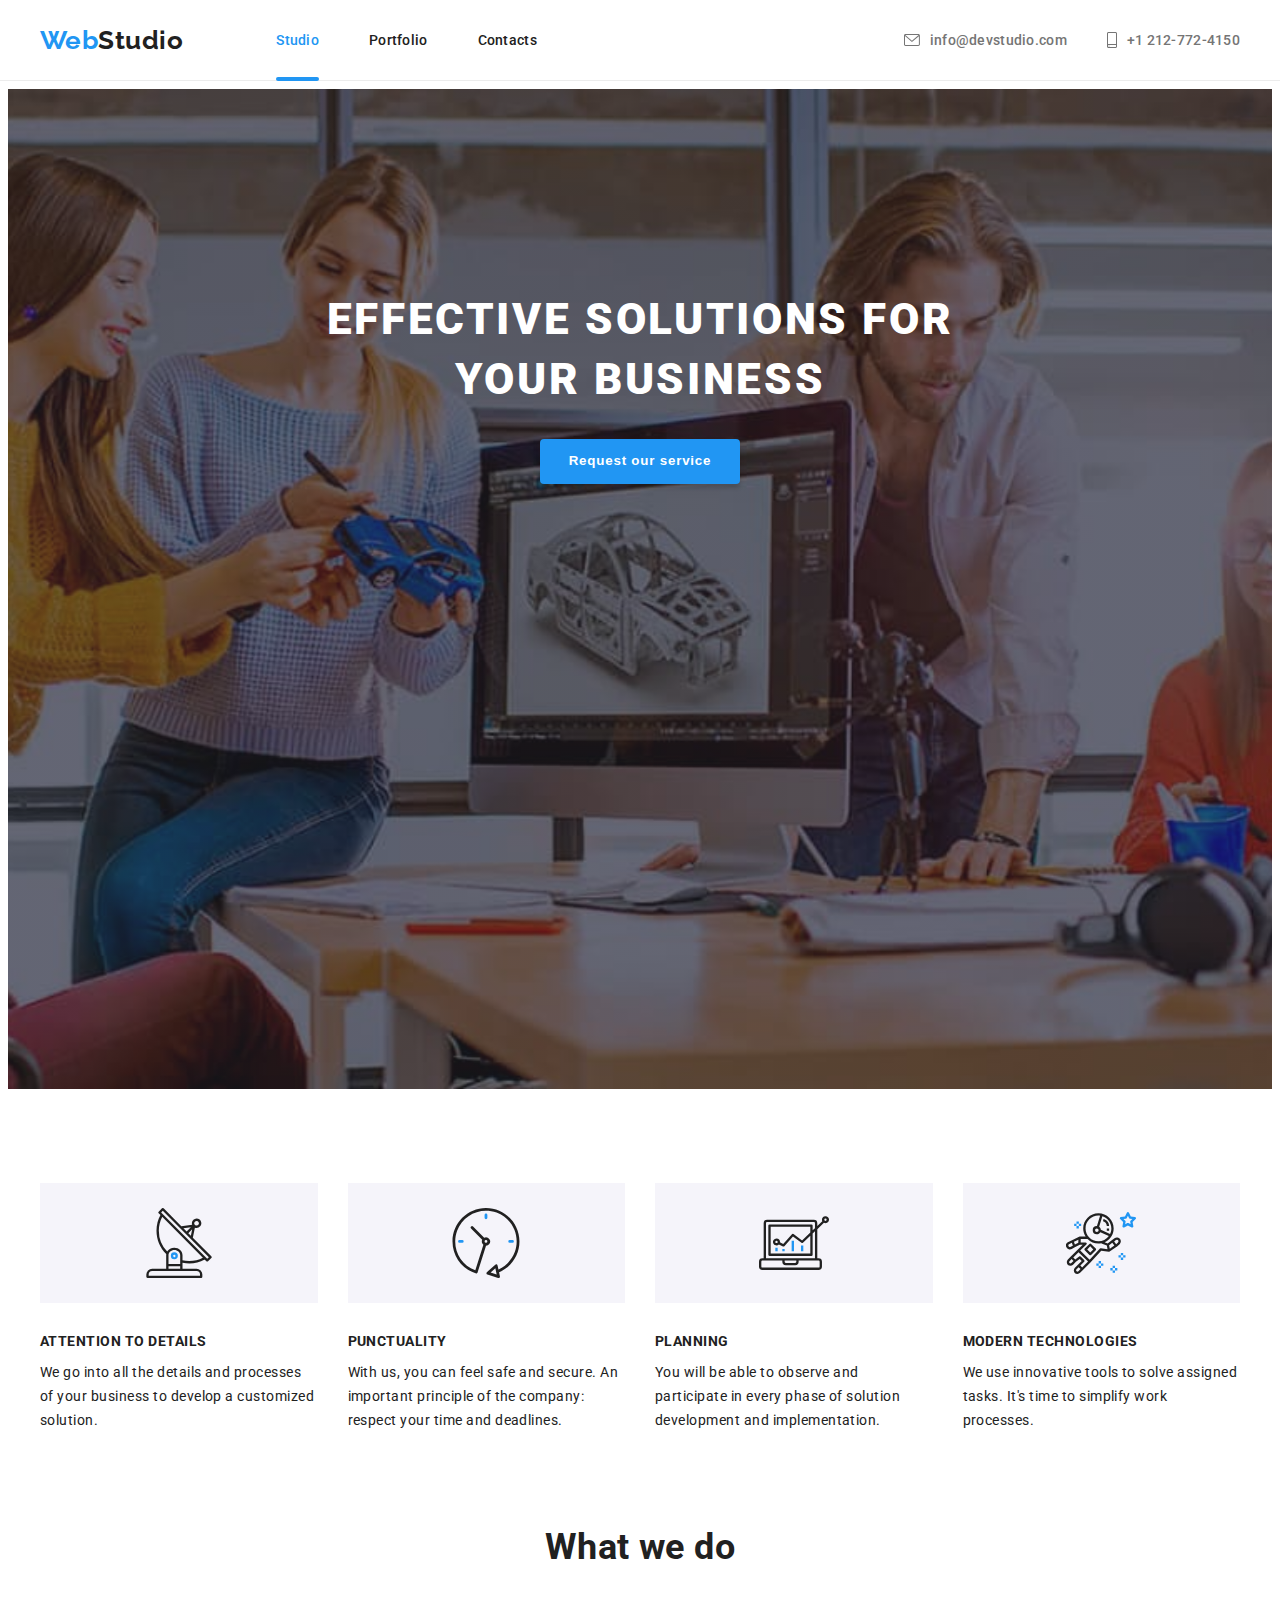
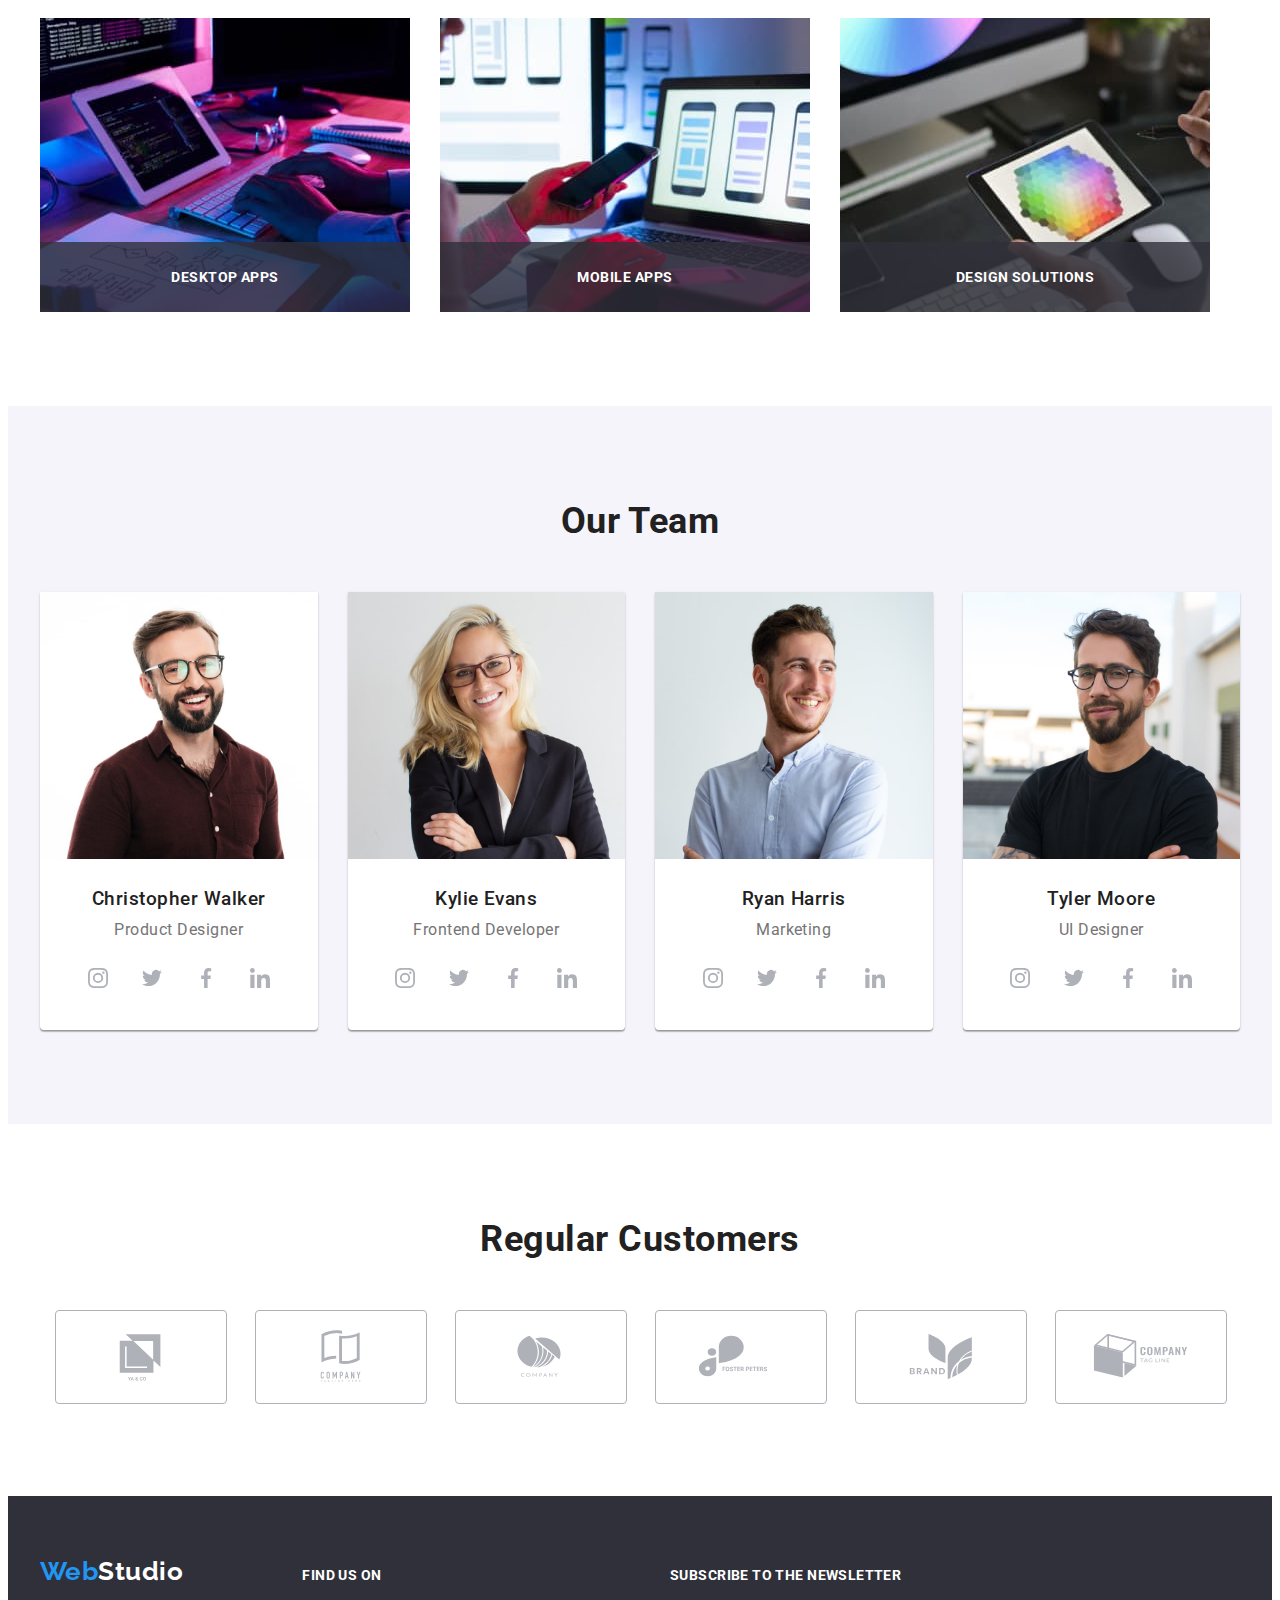
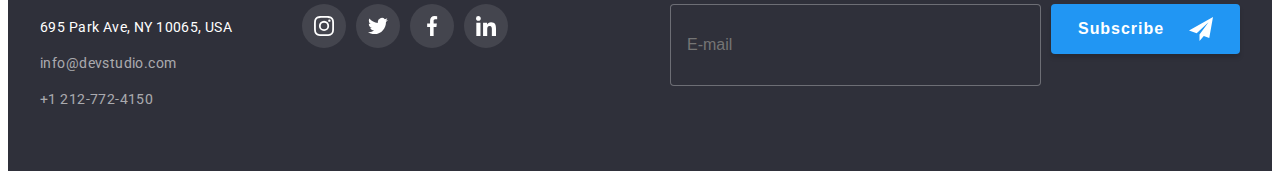
<file: index.html>
<!DOCTYPE html>
<html lang="en">
  <head>
    <meta charset="UTF-8" />
    <meta name="viewport" content="width=device-width, initial-scale=1.0" />
    <title>Студія</title>
    <link rel="preconnect" href="https://fonts.googleapis.com" />
    <link rel="preconnect" href="https://fonts.gstatic.com" crossorigin />
    <link rel="icon" href="images/favicon.ico" type="image/x-icon" />
    <link
      href="https://fonts.googleapis.com/css2?family=Raleway:wght@700&family=Roboto:wght@400;500;700;900&display=swap"
      rel="stylesheet"
    />
    <link
      rel="stylesheet"
      href="https://cdnjs.cloudflare.com/ajax/libs/modern-normalize/3.0.1/modern-normalize.min.css"
      integrity="sha512-q6WgHqiHlKyOqslT/lgBgodhd03Wp4BEqKeW6nNtlOY4quzyG3VoQKFrieaCeSnuVseNKRGpGeDU3qPmabCANg=="
      crossorigin="anonymous"
      referrerpolicy="no-referrer"
    />
    <link rel="stylesheet" href="css/main.min.css" />
  </head>
  <body>
    <header class="header">
      <div class="container header__container">
        <nav class="navigation">
          <a href="/" class="link logo"
            >Web<span class="navigation__logo">Studio</span></a
          >
          <ul class="site-nav">
            <li class="site-nav__item">
              <a
                href="index.html"
                class="link header__link header__link--current"
                >Studio</a
              >
            </li>
            <li class="site-nav__item">
              <a href="portfolio.html" class="link header__link">Portfolio</a>
            </li>
            <li class="site-nav__item">
              <a href="" class="link header__link">Contacts</a>
            </li>
          </ul>
        </nav>
        <ul class="contacts">
          <li class="contacts__item">
            <a href="mailto:info@devstudio.com" class="link contacts__link">
              <svg width="16" height="12" class="contacts__icon">
                <use href="images/symbol-defs.svg#envelope"></use>
              </svg>
              info@devstudio.com</a
            >
          </li>
          <li class="contacts__item">
            <a href="tel:+12127724150" class="link contacts__link">
              <svg width="10" height="16" class="contacts__icon">
                <use href="images/symbol-defs.svg#smartphone"></use>
              </svg>
              +1 212-772-4150</a
            >
          </li>
        </ul>
      </div>
    </header>
    <main>
      <section class="hero hero__overlay">
        <h1 class="hero__title">EFFECTIVE SOLUTIONS FOR <br />YOUR BUSINESS</h1>
        <button type="button" class="button hero__btn" data-modal-open>
          Request our service
        </button>
        <div class="backdrop is-hidden" data-modal>
          <div class="modal">
            <button class="button modal__close-btn" data-modal-close>
              <svg width="18" height="18" class="modal__close-icon">
                <use href="images/symbol-defs.svg#close"></use>
              </svg>
            </button>
            <form action="" class="callback">
              <p class="callback__title">
                Leave your information and we'll call you back
              </p>
              <div class="form__field">
                <label for="name">Name</label>
                <span>
                  <input
                    type="text"
                    name="name"
                    id="name"
                    class="form__input"
                  />
                  <svg width="18" height="18" class="form__input-icon">
                    <use href="images/symbol-defs.svg#person"></use>
                  </svg>
                </span>
              </div>
              <div class="form__field">
                <label for="tel">Telephone</label>
                <span>
                  <input type="tel" name="tel" id="tel" class="form__input" />
                  <svg width="18" height="18" class="form__input-icon">
                    <use href="images/symbol-defs.svg#phone"></use>
                  </svg>
                </span>
              </div>
              <div class="form__field">
                <label for="email">E-mail</label>
                <span>
                  <input
                    type="email"
                    name="email"
                    id="email"
                    class="form__input"
                  />
                  <svg width="18" height="18" class="form__input-icon">
                    <use href="images/symbol-defs.svg#email"></use>
                  </svg>
                </span>
              </div>
              <div class="form__field">
                <label for="comment">Comments</label>
                <textarea
                  name="comment"
                  id="comment"
                  placeholder="Enter the text"
                  class="form__comment-input"
                ></textarea>
              </div>
              <div class="form__field policy">
                <label>
                  <input type="checkbox" name="policy" class="checkbox" />
                  <span class="checkbox__icon"></span>I agree with the letter
                  and accept the
                  <a href="" class="policy__link">Terms and Conditions</a>
                </label>
              </div>

              <button type="submit" class="button form__send-btn">Send</button>
            </form>
          </div>
        </div>
      </section>
      <section class="section">
        <div class="container">
          <h2 class="visually-hidden">Features</h2>
          <ul class="features">
            <li class="features__item">
              <div class="features__box">
                <svg width="70" height="70" class="features__icon">
                  <use href="images/symbol-defs.svg#antenna"></use>
                </svg>
              </div>
              <h3 class="features__title">ATTENTION TO DETAILS</h3>
              <p class="features__text">
                We go into all the details and processes of your business to
                develop a customized solution.
              </p>
            </li>
            <li class="features__item">
              <div class="features__box">
                <svg width="70" height="70" class="features__icon">
                  <use href="images/symbol-defs.svg#clock"></use>
                </svg>
              </div>
              <h3 class="features__title">PUNCTUALITY</h3>
              <p class="features__text">
                With us, you can feel safe and secure. An important principle of
                the company: respect your time and deadlines.
              </p>
            </li>
            <li class="features__item">
              <div class="features__box">
                <svg width="70" height="70" class="features__icon">
                  <use href="images/symbol-defs.svg#diagram"></use>
                </svg>
              </div>
              <h3 class="features__title">PLANNING</h3>
              <p class="features__text">
                You will be able to observe and participate in every phase of
                solution development and implementation.
              </p>
            </li>
            <li class="features__item">
              <div class="features__box">
                <svg width="70" height="70" class="features__icon">
                  <use href="images/symbol-defs.svg#astronaut"></use>
                </svg>
              </div>
              <h3 class="features__title">MODERN TECHNOLOGIES</h3>
              <p class="features__text">
                We use innovative tools to solve assigned tasks. It's time to
                simplify work processes.
              </p>
            </li>
          </ul>
        </div>
      </section>
      <section class="section section--no-padding-top">
        <div class="container">
          <h2 class="title">What we do</h2>
          <ul class="works__list">
            <li class="works__item">
              <div class="works__box">
                <img
                  src="images/close-up-image-programer-working-his-desk-office_1098-18707.jpg"
                  alt="Programmer working at a desk in the office"
                  width="370"
                />
                <p class="works__description">DESKTOP APPS</p>
              </div>
            </li>
            <li class="works__item">
              <div class="works__box">
                <img
                  src="images/web-ui-designers-are-developing-application-smartphones-team-creators-is-working-interface-mobile-phones_8119-2713.jpg"
                  alt="Web designers develop applications"
                  width="370"
                />
                <p class="works__description">Mobile APPS</p>
              </div>
            </li>
            <li class="works__item">
              <div class="works__box">
                <img
                  src="images/creative-artist-web-design-with-working-colour-selection-graphic-tablet_35674-1119.jpg"
                  alt="Creative artist web designer with graphics tablet"
                  width="370"
                />
                <p class="works__description">DESIGN SOLUTIONS</p>
              </div>
            </li>
          </ul>
        </div>
      </section>
      <section class="section section--grey">
        <div class="container">
          <h2 class="title">Our Team</h2>
          <ul class="team">
            <li class="team__item">
              <img
                src="images/product-designer-photo.jpg"
                alt="Christopher Walker - Product Designer"
                width="270"
              />
              <div class="team__box">
                <h3 class="team__title">Christopher Walker</h3>
                <p class="team__text">Product Designer</p>
                <ul class="social">
                  <li class="social__item">
                    <a
                      href="https://www.instagram.com/"
                      class="link social__link"
                    >
                      <svg width="20" height="20" class="social__icon">
                        <use href="images/symbol-defs.svg#instagram"></use>
                      </svg>
                    </a>
                  </li>
                  <li class="social__item">
                    <a
                      href="https://www.twitter.com/"
                      class="link social__link"
                    >
                      <svg width="20" height="20" class="social__icon">
                        <use href="images/symbol-defs.svg#twitter"></use>
                      </svg>
                    </a>
                  </li>
                  <li class="social__item">
                    <a
                      href="https://www.facebook.com/"
                      class="link social__link"
                    >
                      <svg width="20" height="20" class="social__icon">
                        <use href="images/symbol-defs.svg#facebook"></use>
                      </svg>
                    </a>
                  </li>
                  <li class="social__item">
                    <a
                      href="https://www.linkedin.com/"
                      class="link social__link"
                    >
                      <svg width="20" height="20" class="social__icon">
                        <use href="images/symbol-defs.svg#linkedin"></use>
                      </svg>
                    </a>
                  </li>
                </ul>
              </div>
            </li>
            <li class="team__item">
              <img
                src="images/frontend-developer-photo.jpg"
                alt="Kylie Evans - Frontend Developer"
                width="270"
              />
              <div class="team__box">
                <h3 class="team__title">Kylie Evans</h3>
                <p class="team__text">Frontend Developer</p>
                <ul class="social">
                  <li class="social__item">
                    <a
                      href="https://www.instagram.com/"
                      class="link social__link"
                    >
                      <svg width="20" height="20" class="social__icon">
                        <use href="images/symbol-defs.svg#instagram"></use>
                      </svg>
                    </a>
                  </li>
                  <li class="social__item">
                    <a
                      href="https://www.twitter.com/"
                      class="link social__link"
                    >
                      <svg width="20" height="20" class="social__icon">
                        <use href="images/symbol-defs.svg#twitter"></use>
                      </svg>
                    </a>
                  </li>
                  <li class="social__item">
                    <a
                      href="https://www.facebook.com/"
                      class="link social__link"
                    >
                      <svg width="20" height="20" class="social__icon">
                        <use href="images/symbol-defs.svg#facebook"></use>
                      </svg>
                    </a>
                  </li>
                  <li class="social__item">
                    <a
                      href="https://www.linkedin.com/"
                      class="link social__link"
                    >
                      <svg width="20" height="20" class="social__icon">
                        <use href="images/symbol-defs.svg#linkedin"></use>
                      </svg>
                    </a>
                  </li>
                </ul>
              </div>
            </li>
            <li class="team__item">
              <img
                src="images/marketing-photo.jpg"
                alt="Ryan Harris - Marketing"
                width="270"
              />
              <div class="team__box">
                <h3 class="team__title">Ryan Harris</h3>
                <p class="team__text">Marketing</p>
                <ul class="social">
                  <li class="social__item">
                    <a
                      href="https://www.instagram.com/"
                      class="link social__link"
                    >
                      <svg width="20" height="20" class="social__icon">
                        <use href="images/symbol-defs.svg#instagram"></use>
                      </svg>
                    </a>
                  </li>
                  <li class="social__item">
                    <a
                      href="https://www.twitter.com/"
                      class="link social__link"
                    >
                      <svg width="20" height="20" class="social__icon">
                        <use href="images/symbol-defs.svg#twitter"></use>
                      </svg>
                    </a>
                  </li>
                  <li class="social__item">
                    <a
                      href="https://www.facebook.com/"
                      class="link social__link"
                    >
                      <svg width="20" height="20" class="social__icon">
                        <use href="images/symbol-defs.svg#facebook"></use>
                      </svg>
                    </a>
                  </li>
                  <li class="social__item">
                    <a
                      href="https://www.linkedin.com/"
                      class="link social__link"
                    >
                      <svg width="20" height="20" class="social__icon">
                        <use href="images/symbol-defs.svg#linkedin"></use>
                      </svg>
                    </a>
                  </li>
                </ul>
              </div>
            </li>
            <li class="team__item">
              <img
                src="images/ui-designer-photo.jpg"
                alt="Tyler Moore - UI Designer"
                width="270"
              />
              <div class="team__box">
                <h3 class="team__title">Tyler Moore</h3>
                <p class="team__text">UI Designer</p>
                <ul class="social">
                  <li class="social__item">
                    <a
                      href="https://www.instagram.com/"
                      class="link social__link"
                    >
                      <svg width="20" height="20" class="social__icon">
                        <use href="images/symbol-defs.svg#instagram"></use>
                      </svg>
                    </a>
                  </li>
                  <li class="social__item">
                    <a
                      href="https://www.twitter.com/"
                      class="link social__link"
                    >
                      <svg width="20" height="20" class="social__icon">
                        <use href="images/symbol-defs.svg#twitter"></use>
                      </svg>
                    </a>
                  </li>
                  <li class="social__item">
                    <a
                      href="https://www.facebook.com/"
                      class="link social__link"
                    >
                      <svg width="20" height="20" class="social__icon">
                        <use href="images/symbol-defs.svg#facebook"></use>
                      </svg>
                    </a>
                  </li>
                  <li class="social__item">
                    <a
                      href="https://www.linkedin.com/"
                      class="link social__link"
                    >
                      <svg width="20" height="20" class="social__icon">
                        <use href="images/symbol-defs.svg#linkedin"></use>
                      </svg>
                    </a>
                  </li>
                </ul>
              </div>
            </li>
          </ul>
        </div>
      </section>

      <section class="section">
        <div class="container">
          <h2 class="title">Regular Customers</h2>
          <ul class="customers">
            <li class="customers__item">
              <a href="" class="link customers__link">
                <svg width="106" height="60" class="customers__icon">
                  <use href="images/symbol-defs.svg#logo1"></use>
                </svg>
              </a>
            </li>
            <li class="customers__item">
              <a href="" class="link customers__link">
                <svg width="106" height="60" class="customers__icon">
                  <use href="images/symbol-defs.svg#logo2"></use>
                </svg>
              </a>
            </li>
            <li class="customers__item">
              <a href="" class="link customers__link">
                <svg width="106" height="60" class="customers__icon">
                  <use href="images/symbol-defs.svg#logo3"></use>
                </svg>
              </a>
            </li>
            <li class="customers__item">
              <a href="" class="link customers__link">
                <svg width="106" height="60" class="customers__icon">
                  <use href="images/symbol-defs.svg#logo4"></use>
                </svg>
              </a>
            </li>
            <li class="customers__item">
              <a href="" class="link customers__link">
                <svg width="106" height="60" class="customers__icon">
                  <use href="images/symbol-defs.svg#logo5"></use>
                </svg>
              </a>
            </li>
            <li class="customers__item">
              <a href="" class="link customers__link">
                <svg width="106" height="60" class="customers__icon">
                  <use href="images/symbol-defs.svg#logo6"></use>
                </svg>
              </a>
            </li>
          </ul>
        </div>
      </section>
    </main>
    <footer class="footer">
      <div class="container footer__container">
        <div class="address__container">
          <a href="index.html" class="link logo"
            >Web<span class="footer__logo">Studio</span></a
          >
          <address class="address">
            <ul class="address__list">
              <li class="address__item">
                <a href="https://g.co/kgs/EYk32CA" class="link address__link"
                  >695 Park Ave, NY 10065, USA</a
                >
              </li>
              <li class="address__item">
                <a href="mailto:info@devstudio.com" class="link footer__link"
                  >info@devstudio.com</a
                >
              </li>
              <li class="address__item">
                <a href="tel:+12127724150" class="link footer__link"
                  >+1 212-772-4150</a
                >
              </li>
            </ul>
          </address>
        </div>

        <div class="find-us">
          <p class="footer__text">Find us on</p>
          <ul class="list find-us__list">
            <li class="find-us__item">
              <a
                href="https://www.instagram.com/"
                class="link footer__social-link"
              >
                <svg width="20" height="20" class="footer__icon">
                  <use href="images/symbol-defs.svg#instagram"></use>
                </svg>
              </a>
            </li>
            <li class="find-us__item">
              <a
                href="https://www.twitter.com/"
                class="link footer__social-link"
              >
                <svg width="20" height="20" class="footer__icon">
                  <use href="images/symbol-defs.svg#twitter"></use>
                </svg>
              </a>
            </li>
            <li class="find-us__item">
              <a
                href="https://www.facebook.com/"
                class="link footer__social-link"
              >
                <svg width="20" height="20" class="footer__icon">
                  <use href="images/symbol-defs.svg#facebook"></use>
                </svg>
              </a>
            </li>
            <li class="find-us__item">
              <a
                href="https://www.linkedin.com/"
                class="link footer__social-link"
              >
                <svg width="20" height="20" class="footer__icon">
                  <use href="images/symbol-defs.svg#linkedin"></use>
                </svg>
              </a>
            </li>
          </ul>
        </div>
        <div class="subscribe">
          <form action="" class="subscribe__form">
            <p class="footer__text">Subscribe to the newsletter</p>
            <div class="subscribe__field">
              <label for="subscribe-email" class="visually-hidden"
                >E-mail</label
              >
              <input
                type="email"
                name="subscribe-email"
                id="subscribe-email"
                placeholder="E-mail"
                class="subscribe__input"
              />
              <button type="submit" class="button subscribe__btn">
                Subscribe
                <svg width="24" height="24" class="subscribe__icon">
                  <use href="images/symbol-defs.svg#send"></use>
                </svg>
              </button>
            </div>
          </form>
        </div>
      </div>
    </footer>
    <script src="header.js"></script>
    <script src="modal.js"></script>
  </body>
</html>
</file>
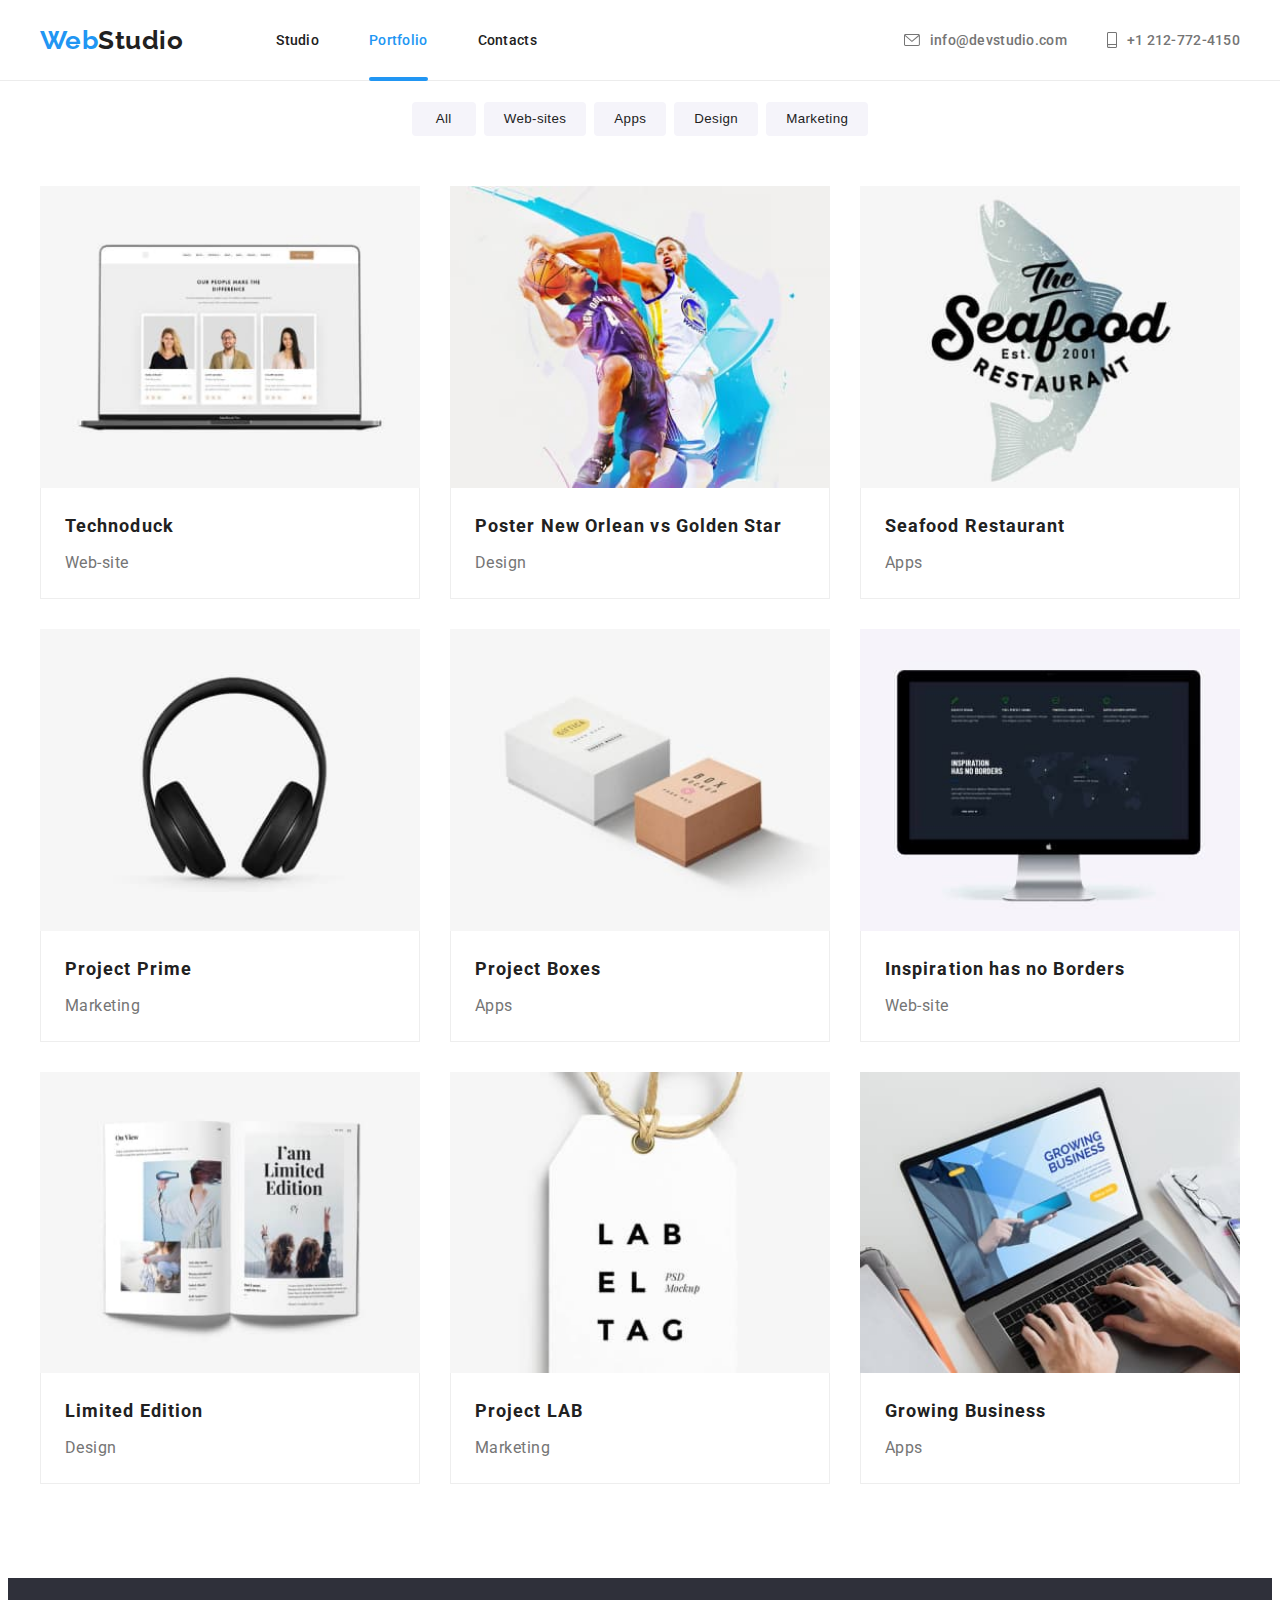
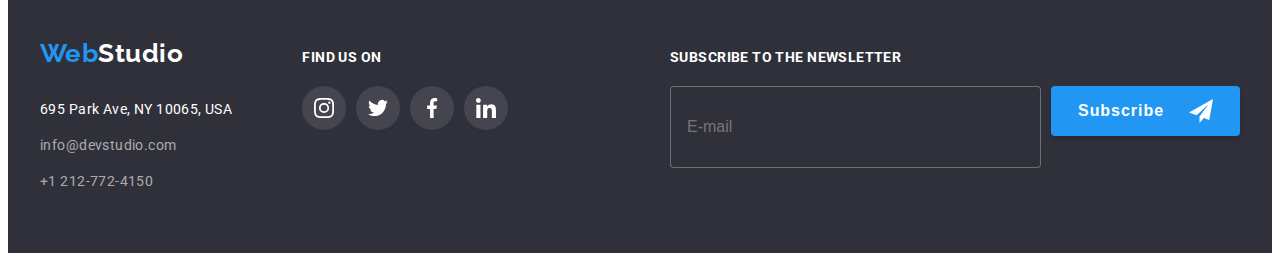
<file: portfolio.html>
<!DOCTYPE html>
<html lang="en">
  <head>
    <meta charset="UTF-8" />
    <meta name="viewport" content="width=device-width, initial-scale=1.0" />
    <title>Студія</title>
    <link rel="preconnect" href="https://fonts.googleapis.com" />
    <link rel="preconnect" href="https://fonts.gstatic.com" crossorigin />
    <link rel="icon" href="images/favicon.ico" type="image/x-icon" />
    <link
      href="https://fonts.googleapis.com/css2?family=Raleway:wght@700&family=Roboto:wght@400;500;700;900&display=swap"
      rel="stylesheet"
    />
    <link
      rel="stylesheet"
      href="https://cdnjs.cloudflare.com/ajax/libs/modern-normalize/3.0.1/modern-normalize.min.css"
      integrity="sha512-q6WgHqiHlKyOqslT/lgBgodhd03Wp4BEqKeW6nNtlOY4quzyG3VoQKFrieaCeSnuVseNKRGpGeDU3qPmabCANg=="
      crossorigin="anonymous"
      referrerpolicy="no-referrer"
    />
    <link rel="stylesheet" href="css/main.min.css" />
  </head>
  <body>
    <header class="header">
      <div class="container header__container">
        <nav class="navigation">
          <a href="/" class="link logo"
            >Web<span class="navigation__logo">Studio</span></a
          >
          <ul class="site-nav">
            <li class="site-nav__item">
              <a href="index.html" class="link header__link">Studio</a>
            </li>
            <li class="site-nav__item">
              <a
                href="portfolio.html"
                class="link header__link header__link--current"
                >Portfolio</a
              >
            </li>
            <li class="site-nav__item">
              <a href="" class="link header__link">Contacts</a>
            </li>
          </ul>
        </nav>
        <ul class="contacts">
          <li class="contacts__item">
            <a href="mailto:info@devstudio.com" class="link contacts__link">
              <svg width="16" height="12" class="contacts__icon">
                <use href="images/symbol-defs.svg#envelope"></use>
              </svg>
              info@devstudio.com</a
            >
          </li>
          <li class="contacts__item">
            <a href="tel:+12127724150" class="link contacts__link">
              <svg width="10" height="16" class="contacts__icon">
                <use href="images/symbol-defs.svg#smartphone"></use>
              </svg>
              +1 212-772-4150</a
            >
          </li>
        </ul>
      </div>
    </header>

    <main>
      <section class="section">
        <div class="container">
          <h1 class="visually-hidden">Portfolio</h1>
          <ul class="list filters">
            <li class="filters__item">
              <button type="button" class="button filters__btn">All</button>
            </li>
            <li class="filters__item">
              <button type="button" class="button filters__btn">
                Web-sites
              </button>
            </li>
            <li class="filters__item">
              <button type="button" class="button filters__btn">Apps</button>
            </li>
            <li class="filters__item">
              <button type="button" class="button filters__btn">Design</button>
            </li>
            <li class="filters__item">
              <button type="button" class="button filters__btn">
                Marketing
              </button>
            </li>
          </ul>

          <ul class="list portfolio__list">
            <li class="portfolio__item">
              <a href="" class="link portfolio__link">
                <div class="portfolio__overlay">
                  <img
                    src="images/portfolio1.jpg"
                    alt="Technoduck"
                    width="370"
                  />
                  <p class="portfolio__overlay-text">
                    Technoduck is a state-of-the-art coronavirus distribution
                    platform. Companies use this platform for digital espionage
                    and attacks on competitors' secure servers.
                  </p>
                </div>
                <div class="portfolio__box">
                  <h2 class="portfolio__title">Technoduck</h2>
                  <p class="portfolio__text">Web-site</p>
                </div>
              </a>
            </li>
            <li class="portfolio__item">
              <a href="" class="link portfolio__link">
                <div class="portfolio__overlay">
                  <img
                    src="images/portfolio2.jpg"
                    alt="Poster New Orlean vs Golden Star"
                    width="370"
                  />
                  <p class="portfolio__overlay-text">
                    Technoduck is a state-of-the-art coronavirus distribution
                    platform. Companies use this platform for digital espionage
                    and attacks on competitors' secure servers.
                  </p>
                </div>
                <div class="portfolio__box">
                  <h2 class="portfolio__title">
                    Poster New Orlean vs Golden Star
                  </h2>
                  <p class="portfolio__text">Design</p>
                </div>
              </a>
            </li>
            <li class="portfolio__item">
              <a href="" class="link portfolio__link">
                <div class="portfolio__overlay">
                  <img
                    src="images/portfolio3.jpg"
                    alt="Seafood Restaurant"
                    width="370"
                  />
                  <p class="portfolio__overlay-text">
                    Technoduck is a state-of-the-art coronavirus distribution
                    platform. Companies use this platform for digital espionage
                    and attacks on competitors' secure servers.
                  </p>
                </div>
                <div class="portfolio__box">
                  <h2 class="portfolio__title">Seafood Restaurant</h2>
                  <p class="portfolio__text">Apps</p>
                </div>
              </a>
            </li>
            <li class="portfolio__item">
              <a href="" class="link portfolio__link">
                <div class="portfolio__overlay">
                  <img
                    src="images/portfolio4.jpg"
                    alt="Project Prime"
                    width="370"
                  />
                  <p class="portfolio__overlay-text">
                    Technoduck is a state-of-the-art coronavirus distribution
                    platform. Companies use this platform for digital espionage
                    and attacks on competitors' secure servers.
                  </p>
                </div>
                <div class="portfolio__box">
                  <h2 class="portfolio__title">Project Prime</h2>
                  <p class="portfolio__text">Marketing</p>
                </div>
              </a>
            </li>
            <li class="portfolio__item">
              <a href="" class="link portfolio__link">
                <div class="portfolio__overlay">
                  <img
                    src="images/portfolio5.jpg"
                    alt="Project Boxes"
                    width="370"
                  />
                  <p class="portfolio__overlay-text">
                    Technoduck is a state-of-the-art coronavirus distribution
                    platform. Companies use this platform for digital espionage
                    and attacks on competitors' secure servers.
                  </p>
                </div>
                <div class="portfolio__box">
                  <h2 class="portfolio__title">Project Boxes</h2>
                  <p class="portfolio__text">Apps</p>
                </div>
              </a>
            </li>
            <li class="portfolio__item">
              <a href="" class="link portfolio__link">
                <div class="portfolio__overlay">
                  <img
                    src="images/portfolio6.jpg"
                    alt="Inspiration has no Borders"
                    width="370"
                  />
                  <p class="portfolio__overlay-text">
                    Technoduck is a state-of-the-art coronavirus distribution
                    platform. Companies use this platform for digital espionage
                    and attacks on competitors' secure servers.
                  </p>
                </div>
                <div class="portfolio__box">
                  <h2 class="portfolio__title">Inspiration has no Borders</h2>
                  <p class="portfolio__text">Web-site</p>
                </div>
              </a>
            </li>
            <li class="portfolio__item">
              <a href="" class="link portfolio-link">
                <div class="portfolio__overlay">
                  <img
                    src="images/portfolio7.jpg"
                    alt="Limited Edition"
                    width="370"
                  />
                  <p class="portfolio__overlay-text">
                    Technoduck is a state-of-the-art coronavirus distribution
                    platform. Companies use this platform for digital espionage
                    and attacks on competitors' secure servers.
                  </p>
                </div>
                <div class="portfolio__box">
                  <h2 class="portfolio__title">Limited Edition</h2>
                  <p class="portfolio__text">Design</p>
                </div>
              </a>
            </li>
            <li class="portfolio__item">
              <a href="" class="link portfolio__link">
                <div class="portfolio__overlay">
                  <img
                    src="images/portfolio8.jpg"
                    alt="Project LAB"
                    width="370"
                  />
                  <p class="portfolio__overlay-text">
                    Technoduck is a state-of-the-art coronavirus distribution
                    platform. Companies use this platform for digital espionage
                    and attacks on competitors' secure servers.
                  </p>
                </div>
                <div class="portfolio__box">
                  <h2 class="portfolio__title">Project LAB</h2>
                  <p class="portfolio__text">Marketing</p>
                </div>
              </a>
            </li>
            <li class="portfolio__item">
              <a href="" class="link portfolio__link">
                <div class="portfolio__overlay">
                  <img
                    src="images/portfolio9.jpg"
                    alt="Growing Business"
                    width="370"
                  />
                  <p class="portfolio__overlay-text">
                    Technoduck is a state-of-the-art coronavirus distribution
                    platform. Companies use this platform for digital espionage
                    and attacks on competitors' secure servers.
                  </p>
                </div>
                <div class="portfolio__box">
                  <h2 class="portfolio__title">Growing Business</h2>
                  <p class="portfolio__text">Apps</p>
                </div>
              </a>
            </li>
          </ul>
        </div>
      </section>
    </main>
    <footer class="footer">
      <div class="container footer__container">
        <div class="address__container">
          <a href="index.html" class="link logo"
            >Web<span class="footer__logo">Studio</span></a
          >
          <address class="address">
            <ul class="address__list">
              <li class="address__item">
                <a href="https://g.co/kgs/EYk32CA" class="link address__link"
                  >695 Park Ave, NY 10065, USA</a
                >
              </li>
              <li class="address__item">
                <a href="mailto:info@devstudio.com" class="link footer__link"
                  >info@devstudio.com</a
                >
              </li>
              <li class="address__item">
                <a href="tel:+12127724150" class="link footer__link"
                  >+1 212-772-4150</a
                >
              </li>
            </ul>
          </address>
        </div>

        <div class="find-us">
          <p class="footer__text">Find us on</p>
          <ul class="list find-us__list">
            <li class="find-us__item">
              <a
                href="https://www.instagram.com/"
                class="link footer__social-link"
              >
                <svg width="20" height="20" class="footer__icon">
                  <use href="images/symbol-defs.svg#instagram"></use>
                </svg>
              </a>
            </li>
            <li class="find-us__item">
              <a
                href="https://www.twitter.com/"
                class="link footer__social-link"
              >
                <svg width="20" height="20" class="footer__icon">
                  <use href="images/symbol-defs.svg#twitter"></use>
                </svg>
              </a>
            </li>
            <li class="find-us__item">
              <a
                href="https://www.facebook.com/"
                class="link footer__social-link"
              >
                <svg width="20" height="20" class="footer__icon">
                  <use href="images/symbol-defs.svg#facebook"></use>
                </svg>
              </a>
            </li>
            <li class="find-us__item">
              <a
                href="https://www.linkedin.com/"
                class="link footer__social-link"
              >
                <svg width="20" height="20" class="footer__icon">
                  <use href="images/symbol-defs.svg#linkedin"></use>
                </svg>
              </a>
            </li>
          </ul>
        </div>
        <div class="subscribe">
          <form action="" class="subscribe__form">
            <p class="footer__text">Subscribe to the newsletter</p>
            <div class="subscribe__field">
              <label for="subscribe-email" class="visually-hidden"
                >E-mail</label
              >
              <input
                type="email"
                name="subscribe-email"
                id="subscribe-email"
                placeholder="E-mail"
                class="subscribe__input"
              />
              <button type="submit" class="button subscribe__btn">
                Subscribe
                <svg width="24" height="24" class="subscribe__icon">
                  <use href="images/symbol-defs.svg#send"></use>
                </svg>
              </button>
            </div>
          </form>
        </div>
      </div>
    </footer>
  </body>
</html>
</file>
<file: css/main.min.css>
html{-webkit-box-sizing:border-box;box-sizing:border-box}h1,h2,h3,h4,h5,h6,p{margin:0}ul{margin:0;padding:0;list-style:none}img{display:block;min-width:100%;height:auto}body{font-family:"Roboto",sans-serif;letter-spacing:.03em;color:#212121;background-color:#fff}.container{width:1200px;padding-left:15px;padding-right:15px;margin-left:auto;margin-right:auto}.visually-hidden{position:absolute;white-space:nowrap;width:1px;height:1px;overflow:hidden;border:0;padding:0;clip:rect(0 0 0 0);-webkit-clip-path:inset(50%);clip-path:inset(50%);margin:-1px}.link{text-decoration:none}.button{cursor:pointer;border:0}.section{padding-top:94px;padding-bottom:94px}.section--grey{background-color:#f5f4fa}.section--no-padding-top{padding-top:0}.title{margin-bottom:50px;font-size:36px;line-height:1.1719444444;text-align:center;color:#212121}.social__icon{fill:currentColor}.checkbox{-webkit-appearance:none;-moz-appearance:none;appearance:none;position:absolute}.logo{font-family:Raleway;font-size:26px;font-weight:700;line-height:1.1738461538;color:#2196f3}.navigation__logo{color:#212121}.footer__logo{color:#fff}.header{position:fixed;top:0;left:0;width:100%;background-color:#fff;border-bottom:1px solid #ececec}.header__container{display:-webkit-box;display:-ms-flexbox;display:flex;-webkit-box-align:center;-ms-flex-align:center;align-items:center;-webkit-box-pack:center;-ms-flex-pack:center;justify-content:center}.navigation{display:-webkit-box;display:-ms-flexbox;display:flex;-webkit-box-align:center;-ms-flex-align:center;align-items:center}.site-nav{display:-webkit-box;display:-ms-flexbox;display:flex;margin-left:93px}.site-nav__item:not(:last-child){margin-right:50px}.header__link{position:relative;display:block;padding-top:32px;padding-bottom:32px;font-size:14px;font-weight:500;line-height:1.1721428571;letter-spacing:.02em;color:#212121;-webkit-transition:color 250ms cubic-bezier(0.4, 0, 0.2, 1);transition:color 250ms cubic-bezier(0.4, 0, 0.2, 1)}.header__link--current{color:#2196f3}.header__link--current::after{position:absolute;bottom:-1px;left:0;content:"";width:100%;height:4px;display:block;border-radius:2px;background-color:#2196f3}.header__link:hover,.header__link:focus{color:#2196f3}.contacts{display:-webkit-box;display:-ms-flexbox;display:flex;margin-left:auto}.contacts__item:not(:last-child){margin-right:40px}.contacts__link{display:-webkit-box;display:-ms-flexbox;display:flex;-webkit-box-align:center;-ms-flex-align:center;align-items:center;padding-top:32px;padding-bottom:32px;font-size:14px;font-weight:500;line-height:1.1721428571;letter-spacing:.02em;color:#757575;-webkit-transition:color 250ms cubic-bezier(0.4, 0, 0.2, 1);transition:color 250ms cubic-bezier(0.4, 0, 0.2, 1)}.contacts__link:hover,.contacts__link:focus{color:#2196f3}.contacts__icon{margin-right:10px;fill:currentColor}.hero{padding-top:200px;padding-bottom:200px;text-align:center}.hero__overlay{max-width:1600px;height:600px;margin-left:auto;margin-right:auto;background-color:#2f303a;background-image:-webkit-gradient(linear, left top, right top, from(rgba(47, 48, 58, 0.4)), to(rgba(47, 48, 58, 0.4))),url("../images/hero-bg-image.jpg");background-image:linear-gradient(to right, rgba(47, 48, 58, 0.4), rgba(47, 48, 58, 0.4)),url("../images/hero-bg-image.jpg");background-repeat:no-repeat;background-size:cover;background-position:center}.hero__title{margin-bottom:30px;font-size:44px;font-weight:900;line-height:1.3636363636;letter-spacing:.06em;text-transform:uppercase;color:#fff}.hero__btn{display:inline-block;min-width:200px;font-weight:700;line-height:1.875;letter-spacing:.06em;color:#fff;border-radius:4px;padding:10px 20px;background:#2196f3;-webkit-box-shadow:0px 4px 4px 0px rgba(0,0,0,.15);box-shadow:0px 4px 4px 0px rgba(0,0,0,.15);-webkit-transition:background-color 250ms cubic-bezier(0.4, 0, 0.2, 1);transition:background-color 250ms cubic-bezier(0.4, 0, 0.2, 1)}.hero__btn:hover,.hero__btn:focus{background:#188ce8}.backdrop{position:fixed;top:0;left:0;width:100%;height:100%;opacity:1;background-color:rgba(0,0,0,.2);-webkit-transition:opacity 250ms cubic-bezier(0.4, 0, 0.2, 1);transition:opacity 250ms cubic-bezier(0.4, 0, 0.2, 1)}.backdrop.is-hidden{opacity:0;pointer-events:none}.modal{position:absolute;top:50%;left:50%;-webkit-transform:translate(-50%, -50%);transform:translate(-50%, -50%);width:528px;height:581px;border-radius:4px;background-color:#fff;-webkit-box-shadow:0px 2px 1px 0px rgba(0,0,0,.2),0px 1px 1px 0px rgba(0,0,0,.14),0px 1px 3px 0px rgba(0,0,0,.12);box-shadow:0px 2px 1px 0px rgba(0,0,0,.2),0px 1px 1px 0px rgba(0,0,0,.14),0px 1px 3px 0px rgba(0,0,0,.12)}.modal__close-btn{position:absolute;top:8px;right:8px;width:30px;height:30px;display:-webkit-box;display:-ms-flexbox;display:flex;-webkit-box-align:center;-ms-flex-align:center;align-items:center;-webkit-box-pack:center;-ms-flex-pack:center;justify-content:center;background-color:#fff;border-radius:50%;border:1px solid rgba(0,0,0,.1)}.modal__close-icon{fill:#000;-webkit-transition:fill 250ms cubic-bezier(0.4, 0, 0.2, 1);transition:fill 250ms cubic-bezier(0.4, 0, 0.2, 1)}.modal__close-btn:hover .modal__close-icon,.modal__close-btn:focus .modal__close-icon{fill:#2196f3}.callback{padding:40px}.callback__title{font-weight:700;font-size:20px;line-height:1.172;text-align:center;color:#212121;margin-bottom:12px}.form__field{display:-webkit-box;display:-ms-flexbox;display:flex;-webkit-box-orient:vertical;-webkit-box-direction:normal;-ms-flex-direction:column;flex-direction:column;margin-bottom:10px}.form__field span{position:relative}.form__field label{font-size:12px;line-height:1.1716666667;letter-spacing:.01;text-align:left;color:#757575;margin-bottom:4px}.form__input{width:100%;height:40px;padding-left:42px;border:1px solid rgba(33,33,33,.2);border-radius:4px;outline:0;-webkit-transition:border-color 250ms cubic-bezier(0.4, 0, 0.2, 1);transition:border-color 250ms cubic-bezier(0.4, 0, 0.2, 1)}.form__input:focus{border-color:#2196f3}.form__input-icon{position:absolute;left:12px;top:50%;-webkit-transform:translateY(-50%);transform:translateY(-50%);-webkit-transition:fill 250ms cubic-bezier(0.4, 0, 0.2, 1);transition:fill 250ms cubic-bezier(0.4, 0, 0.2, 1)}.form__input:focus+.form__input-icon{fill:#2196f3}.form__comment-input{resize:none;width:100%;height:120px;font-size:12px;line-height:1.1716666667;letter-spacing:.01em;border:1px solid rgba(33,33,33,.2);border-radius:4px;padding:12px 16px;outline:0;-webkit-transition:border-color 250ms cubic-bezier(0.4, 0, 0.2, 1);transition:border-color 250ms cubic-bezier(0.4, 0, 0.2, 1)}.form__comment-input:focus{border-color:#2196f3}.form__comment-input::-webkit-input-placeholder{color:rgba(117,117,117,.5)}.form__comment-input::-moz-placeholder{color:rgba(117,117,117,.5)}.form__comment-input:-ms-input-placeholder{color:rgba(117,117,117,.5)}.form__comment-input::-ms-input-placeholder{color:rgba(117,117,117,.5)}.form__comment-input::placeholder{color:rgba(117,117,117,.5)}.policy{display:block;margin-top:20px;margin-bottom:30px}.policy label{display:-webkit-box;display:-ms-flexbox;display:flex;-webkit-box-align:center;-ms-flex-align:center;align-items:center;-webkit-box-pack:center;-ms-flex-pack:center;justify-content:center;font-size:14px}.checkbox__icon{display:inline-block;width:16px;height:15px;border:2px solid #212121;border-radius:2px;margin-right:8px;-webkit-transition:background-image 250ms cubic-bezier(0.4, 0, 0.2, 1);transition:background-image 250ms cubic-bezier(0.4, 0, 0.2, 1)}.checkbox:checked+.checkbox__icon{background-color:#2196f3;background-image:url("../images/check.svg");background-size:contain;background-origin:border-box;border:0}.policy__link{margin-left:4px;color:#2196f3}.form__send-btn{font-weight:700;font-size:16px;line-height:1.875;letter-spacing:.06em;text-align:center;border-radius:4px;width:200px;height:50px;color:#fff;background-color:#2196f3;-webkit-box-shadow:0px 2px 1px 0px rgba(0,0,0,.2),0px 1px 1px 0px rgba(0,0,0,.14),0px 1px 3px 0px rgba(0,0,0,.12);box-shadow:0px 2px 1px 0px rgba(0,0,0,.2),0px 1px 1px 0px rgba(0,0,0,.14),0px 1px 3px 0px rgba(0,0,0,.12);-webkit-transition:background-color 250ms cubic-bezier(0.4, 0, 0.2, 1);transition:background-color 250ms cubic-bezier(0.4, 0, 0.2, 1)}.form__send-btn:hover,.form__send-btn:focus{background-color:#188ce8}.features{display:-webkit-box;display:-ms-flexbox;display:flex;-webkit-box-pack:center;-ms-flex-pack:center;justify-content:center}.features__item{width:calc((100% - 90px)/4)}.features__item:not(:last-child){margin-right:30px}.features__box{display:-webkit-box;display:-ms-flexbox;display:flex;-webkit-box-pack:center;-ms-flex-pack:center;justify-content:center;-webkit-box-align:center;-ms-flex-align:center;align-items:center;height:120px;background-color:#f5f4fa;margin-bottom:30px}.features__title{margin-bottom:10px;font-size:14px;line-height:1.1721428571}.features__text{font-size:14px;line-height:1.7142857143;color:var(--text-color)}.works__list{display:-webkit-box;display:-ms-flexbox;display:flex}.works__item:not(:last-child){margin-right:30px}.works__box{z-index:-1;position:relative}.works__description{position:absolute;bottom:0;width:100%;height:70px;display:-webkit-box;display:-ms-flexbox;display:flex;-webkit-box-pack:center;-ms-flex-pack:center;justify-content:center;-webkit-box-align:center;-ms-flex-align:center;align-items:center;font-weight:700;font-size:14px;line-height:1.1721428571;text-transform:uppercase;color:#fff;background-color:rgba(47,48,58,.8)}.team{display:-webkit-box;display:-ms-flexbox;display:flex}.team__item{width:calc((100% - 90px)/4);background-color:#fff;-webkit-box-shadow:0px 2px 1px 0px rgba(0,0,0,.2),0px 1px 1px 0px rgba(0,0,0,.14),0px 1px 3px 0px rgba(0,0,0,.12);box-shadow:0px 2px 1px 0px rgba(0,0,0,.2),0px 1px 1px 0px rgba(0,0,0,.14),0px 1px 3px 0px rgba(0,0,0,.12);border-radius:0px 0px 4px 4px}.team__item:not(:last-child){margin-right:30px}.team__title{margin-bottom:10px;font-weight:500;line-height:1.171875}.team__text{line-height:1.171875;color:#757575;margin-bottom:16px}.team__box{text-align:center;padding-top:30px;padding-bottom:30px}.social{display:-webkit-box;display:-ms-flexbox;display:flex;-webkit-box-align:center;-ms-flex-align:center;align-items:center;-webkit-box-pack:center;-ms-flex-pack:center;justify-content:center}.social__item:not(:last-child){margin-right:10px}.social__link{display:-webkit-box;display:-ms-flexbox;display:flex;-webkit-box-align:center;-ms-flex-align:center;align-items:center;-webkit-box-pack:center;-ms-flex-pack:center;justify-content:center;width:44px;height:44px;color:#afb1b8;border-radius:50%;-webkit-transition:color 250ms cubic-bezier(0.4, 0, 0.2, 1),background-color 250ms cubic-bezier(0.4, 0, 0.2, 1);transition:color 250ms cubic-bezier(0.4, 0, 0.2, 1),background-color 250ms cubic-bezier(0.4, 0, 0.2, 1)}.social__link:hover,.social__link:focus{color:#fff;background-color:#2196f3}.customers{display:-webkit-box;display:-ms-flexbox;display:flex;-webkit-box-align:center;-ms-flex-align:center;align-items:center;-webkit-box-pack:center;-ms-flex-pack:center;justify-content:center}.customers__item{width:170px;height:92px}.customers__item:not(:last-child){margin-right:30px}.customers__link{width:100%;height:100%;display:-webkit-box;display:-ms-flexbox;display:flex;-webkit-box-pack:center;-ms-flex-pack:center;justify-content:center;-webkit-box-align:center;-ms-flex-align:center;align-items:center;border-radius:4px;border:1px solid #afb1b8;color:#afb1b8;-webkit-transition:color 250ms cubic-bezier(0.4, 0, 0.2, 1),border-color 250ms cubic-bezier(0.4, 0, 0.2, 1);transition:color 250ms cubic-bezier(0.4, 0, 0.2, 1),border-color 250ms cubic-bezier(0.4, 0, 0.2, 1)}.customers__link:hover,.customers__link:focus{color:#2196f3;border-color:#2196f3}.customers__icon{fill:currentColor}.footer{padding-top:60px;padding-bottom:60px;background-color:#2f303a}.footer__container{display:-webkit-box;display:-ms-flexbox;display:flex;-webkit-box-align:baseline;-ms-flex-align:baseline;align-items:baseline}.address__container{margin-right:70px}.address{margin-top:28px}.address__list{font-style:normal}.address__item:not(:last-child){margin-bottom:12px}.address__link{font-size:14px;line-height:1.7142857143;letter-spacing:.03em;color:#fff}.footer__link{font-size:14px;line-height:1.7142857143;letter-spacing:.03em;color:rgba(255,255,255,.6)}.find-us__list{display:-webkit-box;display:-ms-flexbox;display:flex}.find-us__item:not(:last-child){margin-right:10px}.footer__text{margin-bottom:20px;font-weight:700;font-size:14px;line-height:1.1721428571;letter-spacing:.03em;text-transform:uppercase;color:#fff}.footer__social-link{display:-webkit-box;display:-ms-flexbox;display:flex;-webkit-box-align:center;-ms-flex-align:center;align-items:center;-webkit-box-pack:center;-ms-flex-pack:center;justify-content:center;width:44px;height:44px;color:#fff;background-color:rgba(255,255,255,.1);border-radius:50%;-webkit-transition:background-color 250ms cubic-bezier(0.4, 0, 0.2, 1);transition:background-color 250ms cubic-bezier(0.4, 0, 0.2, 1)}.footer__social-link:hover,.footer__social-link:focus{background-color:#2196f3}.footer__icon{fill:currentColor}.subscribe{width:570px;margin-left:auto}.subscribe__form{width:100%}.subscribe__field{display:-webkit-box;display:-ms-flexbox;display:flex}.subscribe__input{width:358px;height:50px;font-size:16px;line-height:1.25;letter-spacing:.03;color:rgba(255,255,255,.6);background-color:#2f303a;border-radius:4px;border:1px solid rgba(255,255,255,.3);padding:15px 16px}.subscribe__btn{display:-webkit-box;display:-ms-flexbox;display:flex;-webkit-box-align:center;-ms-flex-align:center;align-items:center;-webkit-box-pack:center;-ms-flex-pack:center;justify-content:center;width:200px;height:50px;font-weight:700;font-size:16px;line-height:1.875;letter-spacing:.06em;text-align:center;border-radius:4px;color:#fff;background-color:#2196f3;-webkit-box-shadow:0px 4px 4px 0px rgba(0,0,0,.15);box-shadow:0px 4px 4px 0px rgba(0,0,0,.15);margin-left:10px;-webkit-transition:background-color 250ms cubic-bezier(0.4, 0, 0.2, 1);transition:background-color 250ms cubic-bezier(0.4, 0, 0.2, 1)}.subscribe__btn:hover,.subscribe__btn:focus{background-color:#188ce8}.subscribe__icon{margin-left:25px;fill:#fff}.filters{display:-webkit-box;display:-ms-flexbox;display:flex;-webkit-box-pack:center;-ms-flex-pack:center;justify-content:center;margin-bottom:50px}.filters__item:not(:last-child){margin-right:8px}.filters__btn{min-width:64px;padding:6px 20px;font-weight:500;line-height:1.625;letter-spacing:.03em;border-radius:4px;color:#212121;background:#f5f4fa;-webkit-transition:color 250ms cubic-bezier(0.4, 0, 0.2, 1),background-color 250ms cubic-bezier(0.4, 0, 0.2, 1),-webkit-box-shadow 250ms cubic-bezier(0.4, 0, 0.2, 1);transition:color 250ms cubic-bezier(0.4, 0, 0.2, 1),background-color 250ms cubic-bezier(0.4, 0, 0.2, 1),-webkit-box-shadow 250ms cubic-bezier(0.4, 0, 0.2, 1);transition:color 250ms cubic-bezier(0.4, 0, 0.2, 1),background-color 250ms cubic-bezier(0.4, 0, 0.2, 1),box-shadow 250ms cubic-bezier(0.4, 0, 0.2, 1);transition:color 250ms cubic-bezier(0.4, 0, 0.2, 1),background-color 250ms cubic-bezier(0.4, 0, 0.2, 1),box-shadow 250ms cubic-bezier(0.4, 0, 0.2, 1),-webkit-box-shadow 250ms cubic-bezier(0.4, 0, 0.2, 1)}.filters__btn:hover,.filters__btn:focus{color:#fff;background:#2196f3;-webkit-box-shadow:0px 2px 2px 0px rgba(0,0,0,.12),0px 1px 2px 0px rgba(0,0,0,.08),0px 3px 1px 0px rgba(0,0,0,.1);box-shadow:0px 2px 2px 0px rgba(0,0,0,.12),0px 1px 2px 0px rgba(0,0,0,.08),0px 3px 1px 0px rgba(0,0,0,.1)}.portfolio__list{display:-webkit-box;display:-ms-flexbox;display:flex;-ms-flex-wrap:wrap;flex-wrap:wrap;margin-right:-30px;margin-bottom:-30px}.portfolio__item{width:calc(33.3333333333% - 30px);margin-right:30px;margin-bottom:30px}.portfolio__link{display:block;-webkit-transition:-webkit-box-shadow 250ms cubic-bezier(0.4, 0, 0.2, 1);transition:-webkit-box-shadow 250ms cubic-bezier(0.4, 0, 0.2, 1);transition:box-shadow 250ms cubic-bezier(0.4, 0, 0.2, 1);transition:box-shadow 250ms cubic-bezier(0.4, 0, 0.2, 1), -webkit-box-shadow 250ms cubic-bezier(0.4, 0, 0.2, 1)}.portfolio__link:hover,.portfolio__link:focus{-webkit-box-shadow:1px 4px 6px 0px rgba(0,0,0,.16),0px 4px 4px 0px rgba(0,0,0,.06),0px 1px 1px 0px rgba(0,0,0,.12);box-shadow:1px 4px 6px 0px rgba(0,0,0,.16),0px 4px 4px 0px rgba(0,0,0,.06),0px 1px 1px 0px rgba(0,0,0,.12)}.portfolio__box{padding:20px 24px;border-left:1px solid #eee;border-right:1px solid #eee;border-bottom:1px solid #eee}.portfolio__title{margin-bottom:4px;font-size:18px;line-height:2;letter-spacing:.06em;color:#212121}.portfolio__text{line-height:1.875;letter-spacing:.03em;color:#757575}.portfolio__overlay{position:relative;z-index:-1;overflow:hidden}.portfolio__overlay-text{position:absolute;width:100%;height:100%;display:-webkit-box;display:-ms-flexbox;display:flex;-webkit-box-align:center;-ms-flex-align:center;align-items:center;-webkit-box-pack:center;-ms-flex-pack:center;justify-content:center;padding:0px 24px;font-size:18px;line-height:1.5555555556;color:#fff;background-color:rgba(33,150,243,.9);-webkit-transition:-webkit-transform 250ms cubic-bezier(0.4, 0, 0.2, 1);transition:-webkit-transform 250ms cubic-bezier(0.4, 0, 0.2, 1);transition:transform 250ms cubic-bezier(0.4, 0, 0.2, 1);transition:transform 250ms cubic-bezier(0.4, 0, 0.2, 1), -webkit-transform 250ms cubic-bezier(0.4, 0, 0.2, 1)}.portfolio__link:hover .portfolio__overlay-text,.portfolio__link:focus .portfolio__overlay-text{-webkit-transform:translateY(-100%);transform:translateY(-100%)}/*# sourceMappingURL=main.min.css.map */
</file>
